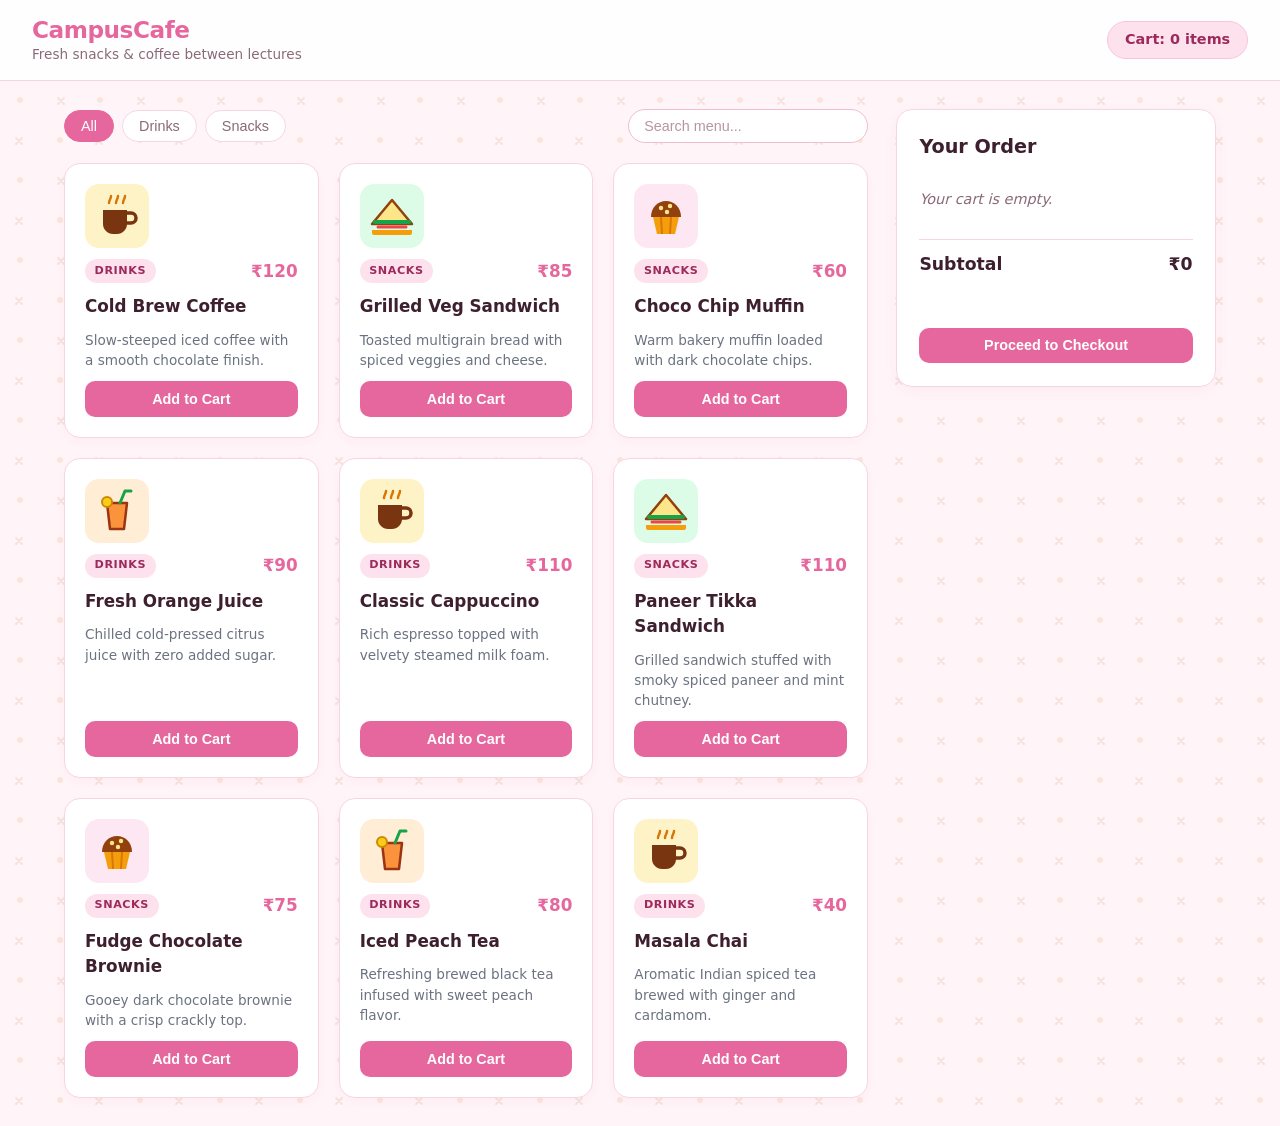
<file: CampusCafe-Debug-Task/index.html>
<!DOCTYPE html>
<html lang="en">
<head>
  <meta charset="UTF-8" />
  <meta name="viewport" content="width=device-width, initial-scale=1.0" />
  <title>CampusCafe — Student Order Portal</title>
  <link rel="stylesheet" href="styles/main.css" />
  <link rel="stylesheet" href="styles/theme.css" />
</head>
<body>
  <header class="topbar">
    <div class="brand">
      <h1>CampusCafe</h1>
      <p>Fresh snacks &amp; coffee between lectures</p>
    </div>
    <div class="cart-pill">
      Cart: <span id="cart-count">0</span> items
    </div>
  </header>

  <main class="container">
    <section>
      <div class="controls">
        <div class="filter-group">
          <button class="filter-btn active" data-category="all">All</button>
          <button class="filter-btn" data-category="drinks">Drinks</button>
          <button class="filter-btn" data-category="snacks">Snacks</button>
        </div>
        <input
          type="search"
          id="search-input"
          class="search-input"
          placeholder="Search menu..."
        />
      </div>

      <div id="menu-grid" class="menu-grid"></div>
    </section>

    <aside class="cart-panel">
      <h2>Your Order</h2>
      <ul id="cart-list" class="cart-list"></ul>

      <div class="summary-row summary-total">
        <span>Subtotal</span>
        <span>₹<span id="cart-subtotal">0</span></span>
      </div>

      <p id="cart-msg" class="msg-error"></p>

      <button id="checkout-btn" class="btn btn-primary" style="width: 100%; margin-top: 0.75rem;">
        Proceed to Checkout
      </button>
    </aside>
  </main>

  <script src="scripts/menuData.js"></script>
  <script src="scripts/app.js"></script>
</body>
</html>
</file>
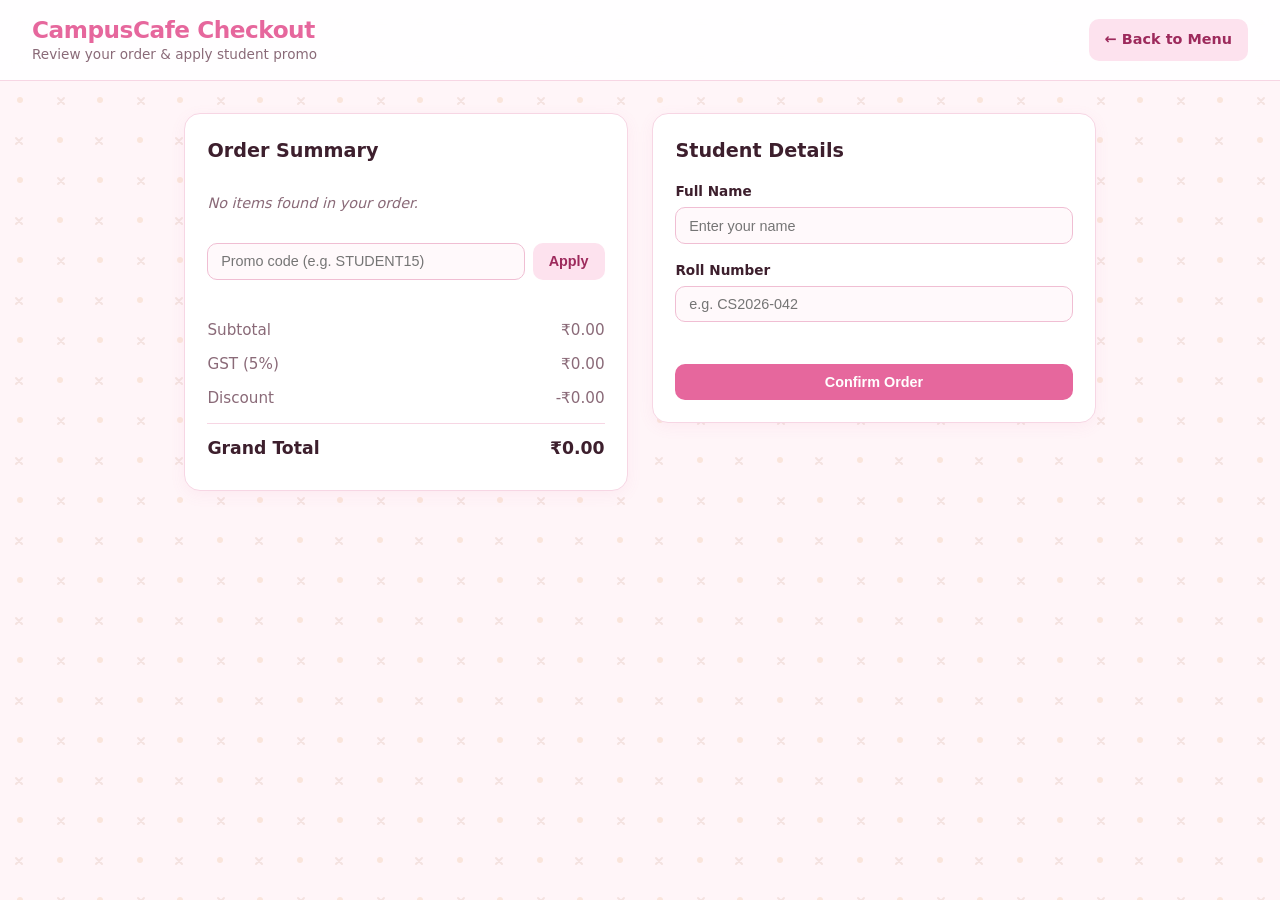
<file: CampusCafe-Debug-Task/pages/checkout.html>
<!DOCTYPE html>
<html lang="en">
<head>
  <meta charset="UTF-8" />
  <meta name="viewport" content="width=device-width, initial-scale=1.0" />
  <title>Checkout — CampusCafe</title>
  <link rel="stylesheet" href="../styles/main.css" />
  <link rel="stylesheet" href="../styles/theme.css" />
</head>
<body>
  <header class="topbar">
    <div class="brand">
      <h1>CampusCafe Checkout</h1>
      <p>Review your order &amp; apply student promo</p>
    </div>
    <a href="../index.html" class="btn btn-secondary">← Back to Menu</a>
  </header>

  <main class="checkout-wrapper">
    <section class="checkout-box">
      <h2>Order Summary</h2>
      <ul id="checkout-items" class="cart-list"></ul>

      <div class="promo-row">
        <input type="text" id="promo-input" placeholder="Promo code (e.g. STUDENT15)" />
        <button id="apply-promo-btn" class="btn btn-secondary">Apply</button>
      </div>
      <p id="promo-msg" class="msg-error"></p>

      <div class="summary-row">
        <span>Subtotal</span>
        <span>₹<span id="subtotal">0</span></span>
      </div>
      <div class="summary-row">
        <span>GST (5%)</span>
        <span>₹<span id="tax">0</span></span>
      </div>
      <div class="summary-row">
        <span>Discount</span>
        <span>-₹<span id="discount">0</span></span>
      </div>
      <div class="summary-row summary-total">
        <span>Grand Total</span>
        <span>₹<span id="grand-total">0</span></span>
      </div>
    </section>

    <section class="checkout-box">
      <h2>Student Details</h2>
      <form id="order-form">
        <div class="form-group">
          <label for="student-name">Full Name</label>
          <input type="text" id="student-name" placeholder="Enter your name" />
        </div>
        <div class="form-group">
          <label for="roll-number">Roll Number</label>
          <input type="text" id="roll-number" placeholder="e.g. CS2026-042" />
        </div>
        <p id="order-msg" class="msg-error"></p>
        <button type="submit" id="confirm-order-btn" class="btn btn-primary" style="width: 100%;">
          Confirm Order
        </button>
      </form>
    </section>
  </main>

  <script src="../scripts/checkout.js"></script>
</body>
</html>
</file>
<file: CampusCafe-Debug-Task/styles/main.css>
:root {
  --bg-page: #fff5f8;
  --bg-surface: #ffffff;
  --bg-glass: rgba(255, 255, 255, 0.9);
  --text-main: #3d1f2d;
  --text-muted: #8a6a78;
  --primary: #e6679d;
  --primary-hover: #d14d85;
  --accent-bg: #fde2ee;
  --accent-bg-hover: #fbcfe2;
  --accent-text: #9d2a5c;
  --border-soft: #f7d6e4;
  --border-input: #f0bed3;
  --error: #dc2626;
  --success: #15803d;
}

*,
*::before,
*::after {
  box-sizing: border-box;
  margin: 0;
  padding: 0;
}

body {
  font-family: system-ui, -apple-system, "Segoe UI", Roboto, sans-serif;
  background-color: var(--bg-page);
  background-image: url("../assets/bg-pattern.svg");
  color: var(--text-main);
  line-height: 1.5;
  overflow-x: hidden;
}

/* Header */
.topbar {
  display: flex;
  justify-content: space-between;
  align-items: center;
  gap: 1rem;
  padding: 1rem 2rem;
  background: var(--bg-glass);
  backdrop-filter: blur(10px);
  border-bottom: 1px solid var(--border-soft);
  position: sticky;
  top: 0;
  z-index: 10;
}

.brand h1 {
  font-size: 1.45rem;
  color: var(--primary);
  letter-spacing: -0.02em;
  line-height: 1.2;
}

.brand p {
  font-size: 0.85rem;
  color: var(--text-muted);
}

.cart-pill {
  background: var(--accent-bg);
  color: var(--accent-text);
  border: 1px solid #f7c5dc;
  font-weight: 600;
  font-size: 0.9rem;
  padding: 0.45rem 1.05rem;
  border-radius: 999px;
  white-space: nowrap;
}

/* Main 2-Column Layout */
.container {
  max-width: 1200px;
  width: 100%;
  margin: 1.75rem auto;
  padding: 0 1.5rem;
  display: grid;
  grid-template-columns: minmax(0, 1fr) 320px;
  gap: 1.75rem;
  align-items: start;
}

/* Filter & Search Bar */
.controls {
  display: flex;
  flex-wrap: wrap;
  justify-content: space-between;
  align-items: center;
  gap: 0.75rem;
  margin-bottom: 1.25rem;
}

.filter-group {
  display: flex;
  gap: 0.5rem;
}

.filter-btn {
  padding: 0.45rem 1rem;
  border: 1px solid var(--border-soft);
  background: var(--bg-surface);
  color: var(--text-muted);
  border-radius: 999px;
  font-size: 0.9rem;
  font-weight: 500;
  cursor: pointer;
  transition: all 0.2s ease;
}

.filter-btn:hover {
  border-color: var(--primary);
  color: var(--primary);
  background: #fff8fb;
}

.filter-btn.active {
  background: var(--primary);
  color: #ffffff;
  border-color: var(--primary);
}

.search-input {
  padding: 0.5rem 0.95rem;
  border: 1px solid var(--border-input);
  border-radius: 999px;
  font-size: 0.9rem;
  width: 240px;
  max-width: 100%;
  background: var(--bg-surface);
  color: var(--text-main);
  transition: border-color 0.2s ease, box-shadow 0.2s ease;
}

.search-input::placeholder {
  color: #b894a4;
}

.search-input:focus {
  outline: none;
  border-color: var(--primary);
  box-shadow: 0 0 0 3px rgba(230, 103, 157, 0.18);
}

/* Menu Grid & Cards */
.menu-grid {
  display: grid;
  grid-template-columns: repeat(auto-fill, minmax(220px, 1fr));
  gap: 1.25rem;
}

.card {
  background: var(--bg-surface);
  border: 1px solid var(--border-soft);
  border-radius: 16px;
  padding: 1.25rem;
  box-shadow: 0 4px 14px rgba(230, 103, 157, 0.06);
  display: flex;
  flex-direction: column;
  gap: 0.65rem;
  transition: transform 0.2s ease, box-shadow 0.2s ease, border-color 0.2s ease;
}

.card:hover {
  transform: translateY(-3px);
  border-color: #f3b8d2;
  box-shadow: 0 10px 24px rgba(230, 103, 157, 0.12);
}

.card img {
  width: 64px;
  height: 64px;
  object-fit: contain;
  border-radius: 12px;
}

.card-header {
  display: flex;
  justify-content: space-between;
  align-items: center;
}

.category-tag {
  font-size: 0.7rem;
  font-weight: 700;
  text-transform: uppercase;
  letter-spacing: 0.05em;
  background: var(--accent-bg);
  color: var(--accent-text);
  padding: 0.22rem 0.6rem;
  border-radius: 999px;
}

.price {
  font-weight: 700;
  color: var(--primary);
  font-size: 1.05rem;
}

.card h3 {
  font-size: 1.05rem;
  color: var(--text-main);
}

.card p {
  flex-grow: 1;
  color: var(--text-muted);
}

/* Cart & Checkout Panels */
.cart-panel,
.checkout-box {
  background: var(--bg-surface);
  border: 1px solid var(--border-soft);
  border-radius: 16px;
  padding: 1.4rem;
  box-shadow: 0 4px 16px rgba(230, 103, 157, 0.07);
}

.cart-panel {
  position: sticky;
  top: 5.5rem;
}

.cart-panel h2,
.checkout-box h2 {
  font-size: 1.2rem;
  margin-bottom: 1rem;
  color: var(--text-main);
}

.cart-list {
  list-style: none;
  margin-bottom: 1rem;
  max-height: 300px;
  overflow-y: auto;
}

.cart-row {
  display: flex;
  justify-content: space-between;
  align-items: center;
  gap: 0.5rem;
  padding: 0.65rem 0;
  border-bottom: 1px solid #fcebf2;
  font-size: 0.9rem;
}

.empty-state {
  color: var(--text-muted);
  font-style: italic;
  font-size: 0.9rem;
  padding: 0.75rem 0;
}

.summary-row {
  display: flex;
  justify-content: space-between;
  padding: 0.35rem 0;
  font-size: 0.95rem;
  color: var(--text-muted);
}

.summary-total {
  border-top: 1px solid var(--border-soft);
  margin-top: 0.5rem;
  padding-top: 0.75rem;
  font-weight: 700;
  font-size: 1.08rem;
  color: var(--text-main);
}

/* Buttons */
.btn {
  display: inline-flex;
  justify-content: center;
  align-items: center;
  padding: 0.62rem 1rem;
  border: none;
  border-radius: 10px;
  font-size: 0.9rem;
  font-weight: 600;
  cursor: pointer;
  text-decoration: none;
  transition: background 0.2s ease, transform 0.1s ease;
}

.btn:active {
  transform: scale(0.98);
}

.btn-primary {
  background: var(--primary);
  color: #ffffff;
}

.btn-primary:hover {
  background: var(--primary-hover);
}

.btn-secondary {
  background: var(--accent-bg);
  color: var(--accent-text);
}

.btn-secondary:hover {
  background: var(--accent-bg-hover);
}

/* Checkout Page Layout */
.checkout-wrapper {
  max-width: 960px;
  width: 100%;
  margin: 2rem auto;
  padding: 0 1.5rem;
  display: grid;
  grid-template-columns: repeat(auto-fit, minmax(300px, 1fr));
  gap: 1.5rem;
  align-items: start;
}

.promo-row {
  display: flex;
  gap: 0.5rem;
  margin-bottom: 0.5rem;
}

.promo-row input,
.form-group input {
  width: 100%;
  padding: 0.58rem 0.8rem;
  border: 1px solid var(--border-input);
  border-radius: 10px;
  font-size: 0.9rem;
  color: var(--text-main);
  background: #fff9fb;
}

.promo-row input:focus,
.form-group input:focus {
  outline: none;
  border-color: var(--primary);
  background: #ffffff;
  box-shadow: 0 0 0 3px rgba(230, 103, 157, 0.16);
}

.form-group {
  margin-bottom: 1rem;
}

.form-group label {
  display: block;
  font-size: 0.85rem;
  font-weight: 600;
  margin-bottom: 0.35rem;
  color: var(--text-main);
}

.msg-error {
  color: var(--error);
  font-size: 0.85rem;
  margin: 0.4rem 0;
  min-height: 1.2rem;
}

.msg-success {
  color: var(--success);
  font-size: 0.85rem;
  font-weight: 600;
  margin: 0.4rem 0;
  min-height: 1.2rem;
}

/* Responsive Stacking for Smaller Screens */
@media (max-width: 860px) {
  .container {
    grid-template-columns: 1fr;
  }

  .cart-panel {
    position: static;
  }

  .topbar {
    padding: 1rem;
  }
}
</file>
<file: CampusCafe-Debug-Task/styles/theme.css>
:root {
  --primary: #e6679d;
  --primary-dark: #c94b82;
  --accent-soft: #fde2ee;
  --surface: #ffffff;
  --border: #f7d6e4;
  --muted: #8a6a78;
  --text: #3d1f2d;
}

body {
  color: var(--text);
  background-color: #fff5f8;
  /* Subtle background pattern */
  background-image: url("../assets/bg-pattern.svg");
  background-repeat: repeat;
}
</file>
